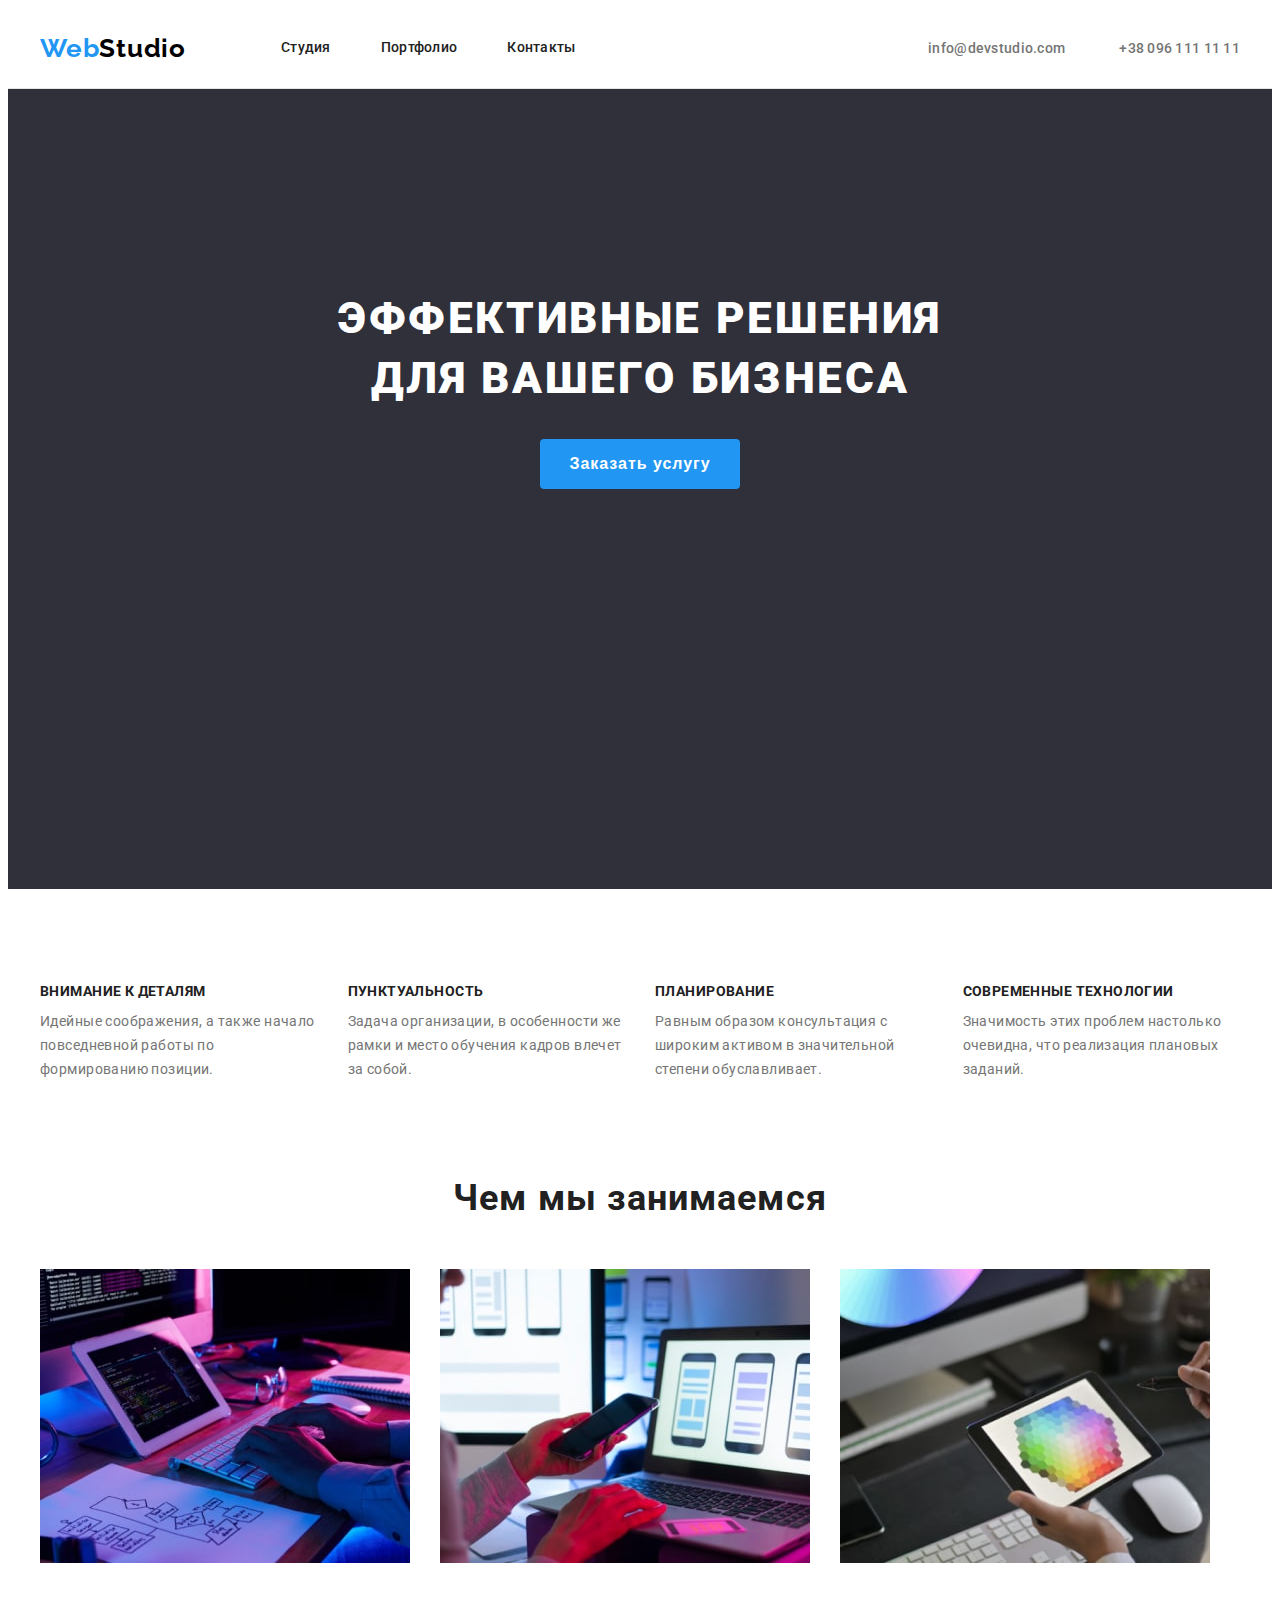
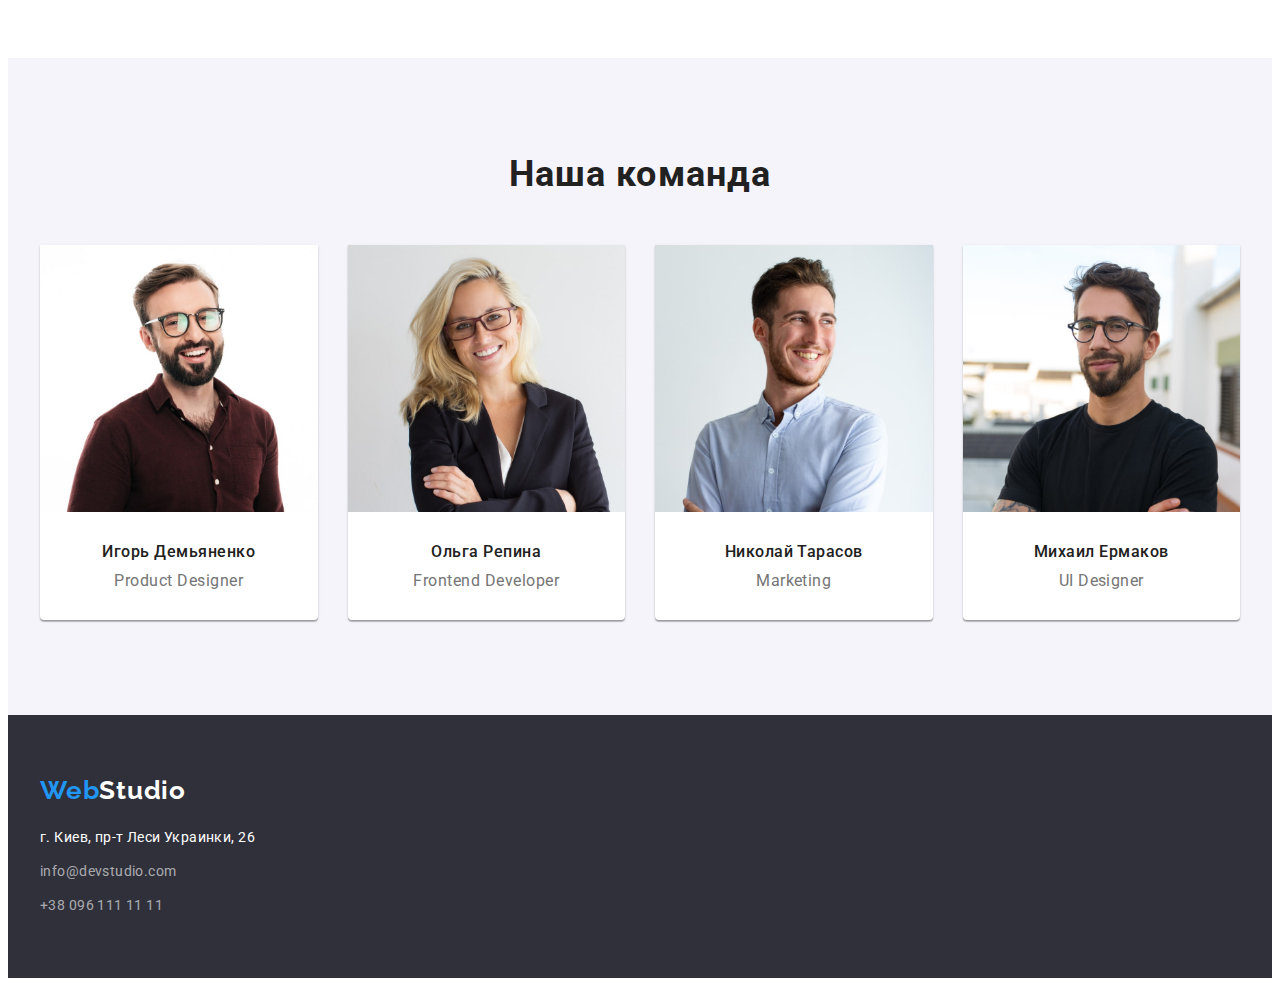
<file: index.html>
<!DOCTYPE html>
<html lang="ru">

<head>
    <meta charset="UTF-8">
    <meta http-equiv="X-UA-Compatible" content="IE=edge">
    <meta name="viewport" content="width=device-width, initial-scale=1.0">
    <title>Web Studio</title>
    <link rel="preconnect" href="https://fonts.googleapis.com">
    <link rel="preconnect" href="https://fonts.gstatic.com" crossorigin>
    <link
        href="https://fonts.googleapis.com/css2?family=Raleway:wght@700&family=Roboto:wght@400;500;700;900&display=swap"
        rel="stylesheet">
        <link rel="stylesheet" href="https://cdnjs.cloudflare.com/ajax/libs/modern-normalize/1.1.0/modern-normalize.min.css"
            integrity="sha512-wpPYUAdjBVSE4KJnH1VR1HeZfpl1ub8YT/NKx4PuQ5NmX2tKuGu6U/JRp5y+Y8XG2tV+wKQpNHVUX03MfMFn9Q=="
            crossorigin="anonymous" referrerpolicy="no-referrer" />
    <link rel="stylesheet" href="./css/styles.css">
</head>

<body>
    <!-----------------шапка сайта-------------->
    <header class="header">
        <div class="container">
        <nav class="header-navigation">
            <a lang="en" href="" class="site-logo link"> <span>Web</span>Studio</a>
            <ul class="header-list list">
                <li class="header-item">
                    <a class="header-link link" href="./index.html">Студия</a>
                </li>
                <li class="header-item">
                    <a class="header-link link" href="./portfolio.html">Портфолио</a>
                </li>
                <li class="header-item">
                    <a class="header-link link" href="">Контакты</a>
                </li>
            </ul>
        </nav>
        <div class="header-info">
            <a class="header-mail link" href="mailto:info@devstudio.com">info@devstudio.com</a>
            <a class="header-tel link" href="tel:+380961111111">+38 096 111 11 11</a>
        </div>
        </div>
    </header>
    <!----------------Oсновной контент---------->
    <main>
        <section class="hero">
            <div class="container hero-container">
            <h1 class="title">Эффективные решения <br> для вашего бизнеса</h1>
            <button class="center-button" type="button">Заказать услугу</button>
            </div>
        </section>
        <!-----------наши преимущества---------->
        <section class="our-advantages">
            <div class="container">
            <ul class="advantages-list list">
                <li class="advantages-item">
                    <h3 class="advantages-title">Внимание к деталям</h3>
                    <p class="description">
                        Идейные соображения, а также
                        начало повседневной работы по
                        формированию позиции.
                    </p>
                </li>
                <li class="advantages-item">
                    <h3 class="advantages-title">Пунктуальность</h3>
                    <p class="description">
                        Задача организации, в особенности
                        же рамки и место обучения кадров
                        влечет за собой.
                    </p>
                </li>
                <li class="advantages-item">
                    <h3 class="advantages-title">Планирование</h3>
                    <p class="description">
                        Равным образом консультация с
                        широким активом в значительной
                        степени обуславливает.
                    </p>
                </li>
                <li class="advantages-item">
                    <h3 class="advantages-title">Современные технологии</h3>
                    <p class="description">
                        Значимость этих проблем настолько
                        очевидна, что реализация плановых
                        заданий.
                    </p>
                </li>
            </ul>
            </div>
        </section>
        <!-----------наши навыки---------->
        <section class="our-skills">
            <div class="container">
            <h2 class="skills-title">Чем мы занимаемся</h2>
            <ul class="skills-list list">
                <li class="skills-item"><img src="./images/about/about-img-1.jpg" alt="Пишем код" width="370" height="294">
                </li>
                <li class="skills-item"><img src="./images/about/about-img-2.jpg" alt="Делаем для телефона" width="370" height="294">
                </li>
                <li class="skills-item"><img src="./images/about/about-img-3.jpg" alt="Колористика" width="370" height="294">
                </li>
            </ul>
            </div>
        </section>
        <!-----------наша команда---------->
        <section class="our-team">
            <div class="container">
            <h2 class="team-title">Наша команда</h2>
            <ul class="team-list list">
                <li class="item">
                    <img src="./images/team/p-designer-img-1.jpg" alt="Фото сотрудника" width="270" height="260">
                    <h3 class="name">Игорь Демьяненко</h3>
                    <p lang="en" class="tech-skill">Product Designer</p>
                </li>
                <li class="item">
                    <img src="./images/team/front-img-2.jpg" alt="Фото сотрудника" width="270" height="260">
                    <h3 class="name">Ольга Репина</h3>
                    <p lang="en" class="tech-skill">Frontend Developer</p>
                </li>
                <li class="item">
                    <img src="./images/team/m.marketing-img-3.jpg" alt="Фото сотрудника" width="270" height="260">
                    <h3 class="name">Николай Тарасов</h3>
                    <p lang="en" class="tech-skill">Marketing</p>
                </li>
                <li class="item">
                    <img src="./images/team/ui-designer-img-4.jpg" alt="Фото сотрудника" width="270" height="260">
                    <h3 class="name">Михаил Ермаков</h3>
                    <p lang="en" class="tech-skill">UI Designer</p>
                </li>
            </ul>
            </div>
        </section>
    </main>
    <!-----------------подвал сайта------------------>
    <footer class="footer">
        <div class="container">
        <a lang="en" href="" class="footer-site-logo link"> <span>Web</span>Studio</a>
        <address>
            <ul class="address-list list">
                <li><a class="addres-city link" href="https://goo.gl/maps/S4capbAonis65CzF8" target="blank"
                        rel="noopener noreferrer">г. Киев,
                        пр-т Леси Украинки, 26</a></li>
                <li class="mail"><a class="address-link link" href="mailto:info@devstudio.com">info@devstudio.com</a></li>
                <li><a class="address-link link" href="tel:+380961111111">+38 096 111 11 11</a></li>
            </ul>
        </address>
        </div>
    </footer>

</body>

</html>
</file>
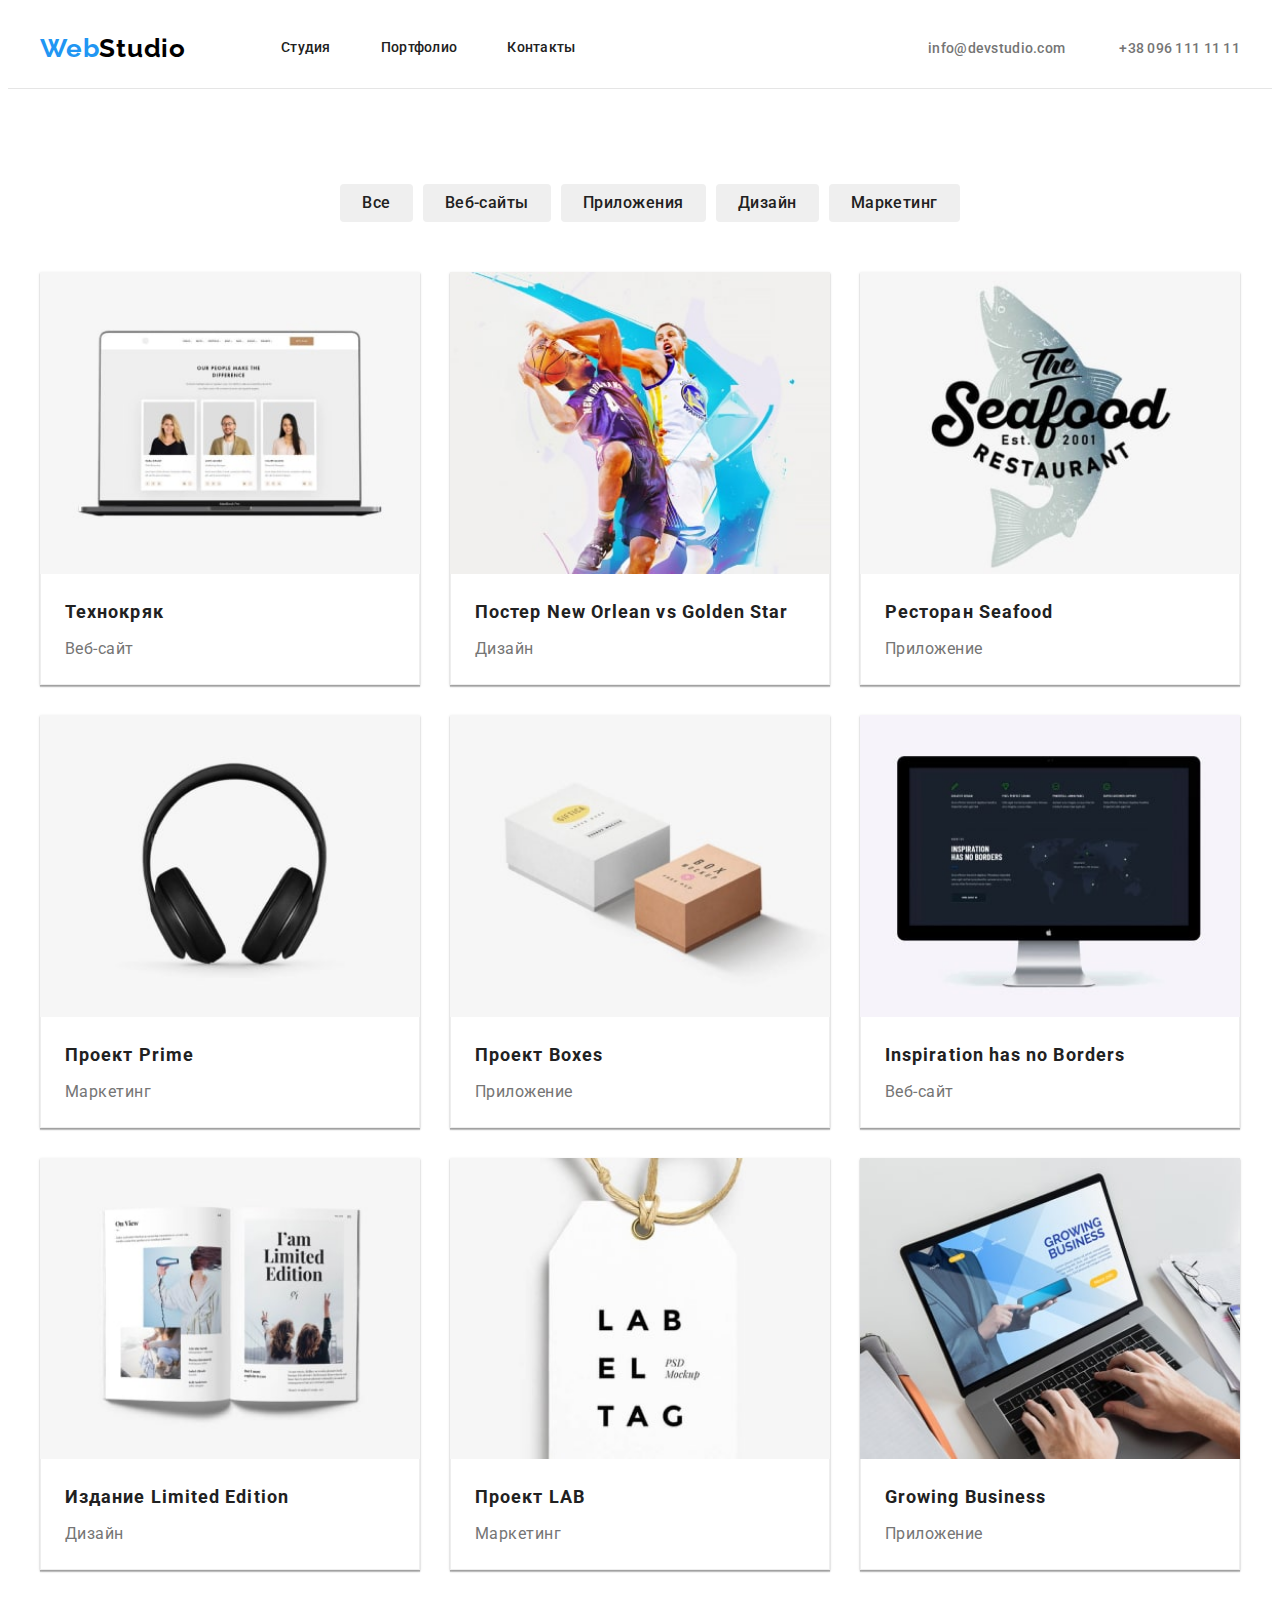
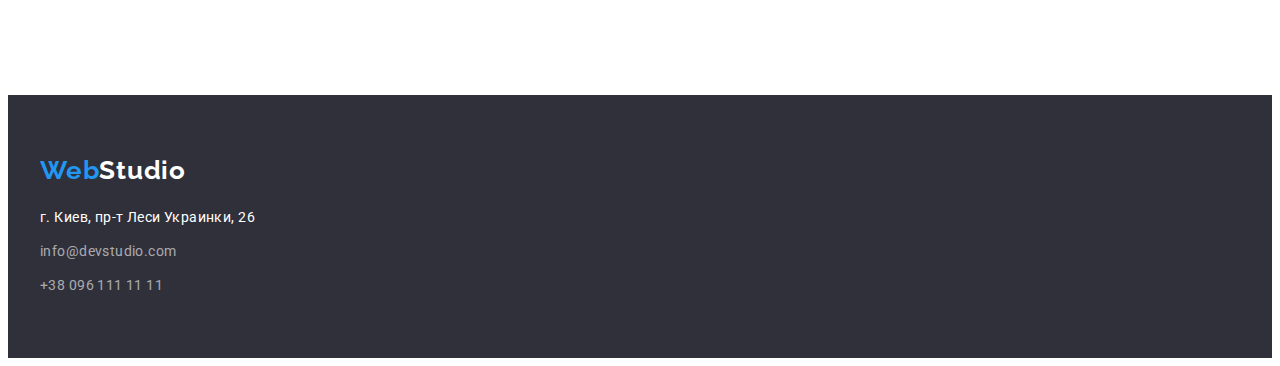
<file: portfolio.html>
<!DOCTYPE html>
<html lang="ru">

<head>
    <meta charset="UTF-8">
    <meta http-equiv="X-UA-Compatible" content="IE=edge">
    <meta name="viewport" content="width=device-width, initial-scale=1.0">
    <title>Web Studio/Porfolio</title>
    <link rel="preconnect" href="https://fonts.googleapis.com">
    <link rel="preconnect" href="https://fonts.gstatic.com" crossorigin>
    <link
        href="https://fonts.googleapis.com/css2?family=Raleway:wght@700&family=Roboto:wght@400;500;700;900&display=swap"
        rel="stylesheet">
        <link rel="stylesheet" href="https://cdnjs.cloudflare.com/ajax/libs/modern-normalize/1.1.0/modern-normalize.min.css"
            integrity="sha512-wpPYUAdjBVSE4KJnH1VR1HeZfpl1ub8YT/NKx4PuQ5NmX2tKuGu6U/JRp5y+Y8XG2tV+wKQpNHVUX03MfMFn9Q=="
            crossorigin="anonymous" referrerpolicy="no-referrer" />
    <link rel="stylesheet" href="./css/styles.css">
</head>

<body>
    <!----------------------шапка сайта-------------->
    <header class="header">
        <div class="container">
        <nav class="header-navigation">
            <a lang="en" href="" class="site-logo link"> <span>Web</span>Studio</a>
            <ul class="header-list list">
                <li class="header-item">
                    <a class="header-link link" href="./index.html">Студия</a>
                </li>
                <li class="header-item">
                    <a class="header-link link" href="./portfolio.html">Портфолио</a>
                </li>
                <li class="header-item">
                    <a class="header-link link" href="">Контакты</a>
                </li>
            </ul>
        </nav>
        <div class="header-info">
            <a class="header-mail link" href="mailto:info@devstudio.com">info@devstudio.com</a>
            <a class="header-tel link" href="tel:+380961111111">+38 096 111 11 11</a>
        </div>
        </div>
    </header>
    <!--Oсновной контент-->
    <main>
        <!---------------------фильтры-------------->
        <section class="portfolio">
            <div class="container filter-list">
                <ul class="portfolio-list list">
                    <li class="filter-item"><button class="filter-button" type="button">Все</button></li>
                    <li class="filter-item"><button class="filter-button" type="button">Веб-сайты</button></li>
                    <li class="filter-item"><button class="filter-button" type="button">Приложения</button></li>
                    <li class="filter-item"><button class="filter-button" type="button">Дизайн</button></li>
                    <li class="filter-item"><button class="filter-button" type="button">Маркетинг</button></li>
                </ul>
            </div>
            <!---------------портфолио------------->
            <div class="container">
                <ul class="portfolio-list list">
                    <li class="portfolio-item">
                        <a class="portfolio-link link" href="">
                            <img src="./images/projects/notebook.jpg" alt="ноутбук" width="370" height="294">
                            <div class="exemple-description">
                            <h3 class="title-name">Технокряк</h3>
                            <p class="filter">Веб-сайт</p>
                            </div>
                        </a>
                    </li>
                    <li class="portfolio-item">
                        <a class="portfolio-link link" href="">
                            <img src="./images/projects/basket.jpg" alt="баскетбол" width="370" height="294">
                            <div class="exemple-description">
                            <h3 class="title-name">Постер New Orlean vs Golden Star</h3>
                            <p class="filter">Дизайн</p>
                            </div>
                        </a>
                    </li>
                    <li class="portfolio-item">
                        <a class="portfolio-link link" href="">
                            <img src="./images/projects/logoapp.jpg" alt="лого ресторана" width="370" height="294">
                            <div class="exemple-description">
                            <h3 class="title-name">Ресторан Seafood</h3>
                            <p class="filter">Приложение</p>
                            </div>
                        </a>
                    </li>
                    <li class="portfolio-item">
                        <a class="portfolio-link link" href="">
                            <img src="./images/projects/headphones.jpg" alt="наушники" width="370" height="294">
                            <div class="exemple-description">
                            <h3 class="title-name">Проект Prime</h3>
                            <p class="filter">Маркетинг</p>
                            </div>
                        </a>
                    </li>
                    <li class="portfolio-item">
                        <a class="portfolio-link link" href="">
                            <img src="./images/projects/boxes.jpg" alt="короба" width="370" height="294">
                            <div class="exemple-description">
                            <h3 class="title-name">Проект Boxes</h3>
                            <p class="filter">Приложение</p>
                            </div>
                        </a>
                    </li>
                    <li class="portfolio-item">
                        <a class="portfolio-link link" href="">
                            <img src="./images/projects/desk.jpg" alt="монитор" width="370" height="294">
                            <div class="exemple-description">
                            <h3 class="title-name">Inspiration has no Borders</h3>
                            <p class="filter">Веб-сайт</p>
                            </div>
                        </a>
                    </li>
                    <li class="portfolio-item">
                        <a class="portfolio-link link" href="">
                            <img src="./images/projects/book.jpg" alt="журнал" width="370" height="294">
                            <div class="exemple-description">
                            <h3 class="title-name">Издание Limited Edition</h3>
                            <p class="filter">Дизайн</p>
                            </div>
                        </a>
                    </li>
                    <li class="portfolio-item">
                        <a class="portfolio-link link" href="">
                            <img src="./images/projects/label.jpg" alt="этикетка" width="370" height="294">
                            <div class="exemple-description">
                            <h3 class="title-name">Проект LAB</h3>
                            <p class="filter">Маркетинг</p>
                            </div>
                        </a>
                    </li>
                    <li class="portfolio-item">
                        <a class="portfolio-link link" href="">
                            <img src="./images/projects/laptop.jpg" alt="нэтбук" width="370" height="294">
                            <div class="exemple-description">
                            <h3 class="title-name">Growing Business</h3>
                            <p class="filter">Приложение</p>
                            </div>
                        </a>
                    </li>

                </ul>
            </div>
        </section>
    </main>
    <!-----------------подвал сайта---------------->
    <footer class="footer">
        <div class="container">
        <a lang="en" href="" class="footer-site-logo link"> <span>Web</span>Studio</a>
        <address>
            <ul class="address-list list">
                <li><a class="addres-city link" href="https://goo.gl/maps/S4capbAonis65CzF8" target="blank"
                        rel="noopener noreferrer">г. Киев,
                        пр-т Леси Украинки, 26</a></li>
                <li class="mail"><a class="address-link link" href="mailto:info@devstudio.com">info@devstudio.com</a></li>
                <li><a class="address-link link" href="tel:+380961111111">+38 096 111 11 11</a></li>
            </ul>
        </address>
        </div>
    </footer>
    
</body>

</html>
</file>
<file: css/styles.css>
:root {
  --main-title-color: #ffffff;
  --secondary-title-color: #212121;
  --main-text-color: #757575;
  --secondary-text-color: #ffffff99;
  --accent-color: #2196f3;
  --card-shadow: 0px 2px 1px -1px rgba(0, 0, 0, 0.2),
    0px 1px 1px 0px rgba(0, 0, 0, 0.14), 0px 1px 3px 0px rgba(0, 0, 0, 0.12);
}

body {
  font-family: "Roboto", sans-serif;
}

p,
h1,
h2,
h3,
h4,
h5,
h6 {
  margin-top: 0;
  margin-bottom: 0;
}

ul {
  margin: 0;
  padding: 0;
}

img {
  display: block;
  width: 100%;
  height: auto;
}

button {
  cursor: pointer;
}

.site-logo {
  font-family: Raleway, sans-serif;
  font-weight: bold;
  font-size: 26px;
  line-height: 1.19;
  letter-spacing: 0.03em;
  color: #000000;
}
span {
  color: var(--accent-color);
}

.list {
  list-style: none;
}

.link {
  text-decoration: none;
}

/*-----------------шапка сайта--------------*/

.container {
  display: block;
  width: 1200px;
  margin: 0 auto;
  padding-left: 15px;
  padding-right: 15px;
}

.header {
  background-color: var(--main-title-color);
  border-bottom: 1px solid #e5e5e5;
}

.header .container {
  display: flex;
  align-items: center;
}

.site-logo {
  display: flex;
  margin-right: 95px;
}

.header-navigation {
  display: flex;
  align-items: center;
}

.header-list {
  display: flex;
  margin: 0;
  padding: 0;
}

.header-item:not(:last-child) {
  margin-right: 50px;
}

.header-link {
  display: block;
  font-weight: 500;
  font-size: 14px;
  line-height: 1.14;
  letter-spacing: 0.02em;
  color: var(--secondary-title-color);
  padding-top: 32px;
  padding-bottom: 32px;
}

.header-link:hover,
.header-link:focus {
  color: var(--accent-color);
}

.header-info {
  margin-left: auto;
}

.header-mail {
  margin-right: 50px;
}

.header-mail,
.header-tel {
  font-weight: 500;
  font-size: 14px;
  line-height: 1.14;
  letter-spacing: 0.02em;
  color: var(--main-text-color);
  padding-top: 32px;
  padding-bottom: 32px;
}

.header-mail:hover,
.header-mail:focus,
.header-tel:hover,
.header-tel:focus {
  color: var(--accent-color);
}

/*------------Oсновной контент----------*/

.hero {
  height: 600px;
  padding-top: 200px;
  background-color: #2f303a;
}

.hero-container {
  display: block;
}

.title {
  display: block;
  font-weight: 900;
  font-size: 44px;
  line-height: 1.36;
  text-align: center;
  letter-spacing: 0.06em;
  text-transform: uppercase;
  color: var(--main-title-color);
  margin-bottom: 30px;
}

.center-button {
  width: 200px;
  height: 50px;
  border-radius: 4px;
  font-weight: bold;
  font-size: 16px;
  line-height: 1.88;
  display: block;
  letter-spacing: 0.06em;
  color: var(--main-title-color);
  background-color: var(--accent-color);
  margin: 0 auto;
  border: none;
}

/*---------------наши преимущества-----------------*/

.our-advantages {
  background-color: var(--main-title-color);
  padding-top: 95px;
  padding-bottom: 95px;
}

.advantages-list {
  display: flex;
  justify-content: center;
  margin-right: -30px;
  padding: 0;
}

.advantages-list > .advantages-item {
  flex-basis: calc(100% / 4 - 30px);
  margin-right: 30px;
}

.advantages-title {
  font-weight: bold;
  font-size: 14px;
  line-height: 1.14;
  letter-spacing: 0.03em;
  text-transform: uppercase;
  color: var(--secondary-title-color);
  margin-bottom: 10px;
}

.description {
  font-weight: normal;
  font-size: 14px;
  line-height: 1.71;
  letter-spacing: 0.03em;
  color: var(--main-text-color);
}

/*---------------наши навыки-----------------*/

.our-skills {
  background-color: var(--main-title-color);
  padding-bottom: 95px;
}

.skills-list {
  display: flex;
  padding: 0;
  /* justify-content: space-around; */
}

.skills-item:not(:last-child) {
  margin-right: 30px;
}

.skills-title {
  font-weight: bold;
  font-size: 36px;
  line-height: 1.17;
  text-align: center;
  letter-spacing: 0.03em;
  color: var(--secondary-title-color);
  margin-bottom: 50px;
}

/*-----------наша команда----------*/
.our-team {
  background: #f5f4fa;
  padding-top: 95px;
  padding-bottom: 95px;
  margin: 0 auto;
}

.team-list {
  display: flex;
  margin-right: -30px;
  padding: 0;
}

.team-list > .item {
  background-color: #fff;
  flex-basis: calc(100% / 4 - 30px);
  margin-right: 30px;
  box-shadow: 0px 2px 1px rgb(0 0 0 / 20%), 0px 1px 1px rgb(0 0 0 / 14%),
    0px 1px 3px rgb(0 0 0 / 12%);
  border-radius: 0px 0px 4px 4px;
}

.team-title {
  display: block;
  font-weight: bold;
  font-size: 36px;
  line-height: 1.17;
  text-align: center;
  letter-spacing: 0.03em;
  color: var(--secondary-title-color);
  margin-bottom: 50px;
}

.name {
  font-weight: 500;
  font-size: 16px;
  line-height: 1.19;
  text-align: center;
  letter-spacing: 0.03em;
  color: var(--secondary-title-color);
  margin-top: 30px;
  margin-bottom: 10px;
}

.tech-skill {
  font-weight: normal;
  font-size: 16px;
  line-height: 1.19;
  text-align: center;
  letter-spacing: 0.03em;
  color: var(--main-text-color);
  margin-bottom: 30px;
}

/*-----------------подвал сайта------------------*/

.footer {
  background-color: #2f303a;
  padding-top: 60px;
  padding-bottom: 60px;
}

.footer-site-logo {
  font-family: Raleway, sans-serif;
  font-weight: bold;
  font-size: 26px;
  line-height: 1.19;
  letter-spacing: 0.03em;
  color: var(--main-title-color);
}

.address-list {
  padding: 20px 0 0 0;
}

.mail {
  padding-top: 10px;
  padding-bottom: 10px;
}

.addres-city {
  font-style: normal;
  font-weight: normal;
  font-size: 14px;
  line-height: 1.71;
  letter-spacing: 0.03em;
  color: var(--main-title-color);
}

.addres-city:hover,
.addres-city:focus {
  color: var(--accent-color);
}

.address-link {
  font-style: normal;
  font-weight: normal;
  font-size: 14px;
  line-height: 1.71;
  letter-spacing: 0.03em;
  color: rgba(255, 255, 255, 0.6);
}

.address-link:hover,
.address-link:focus {
  color: var(--accent-color);
}

/*--------------портфолио-----------------*/

.portfolio {
  margin: 0 auto;
  padding-top: 95px;
  padding-bottom: 95px;
  background-color: var(--main-title-color);
}

.filter-list {
  display: flex;
  justify-content: center;
  margin-bottom: 50px;
}

.filter-item {
  display: inline-block;
  margin-right: 10px;
}

.filter-button {
  font-family: Roboto;
  font-style: normal;
  font-weight: 500;
  font-size: 16px;
  line-height: 1.62;
  text-align: center;
  letter-spacing: 0.03em;
  color: var(--secondary-title-color);
  border: 0;
  border-radius: 4px;
  padding-top: 6px;
  padding-bottom: 6px;
  padding-right: 22px;
  padding-left: 22px;
}

.filter-button:hover,
.filter-button:focus {
  color: var(--main-title-color);
  background-color: var(--accent-color);
}

.exemple-description {
  border: 1px solid #eee;
  border-top: 0;
  padding: 20px 24px;
}

.title-name {
  font-weight: bold;
  font-size: 18px;
  line-height: 2;
  letter-spacing: 0.06em;
  color: var(--secondary-title-color);
  margin-bottom: 4px;
}

.filter {
  font-weight: normal;
  font-size: 16px;
  line-height: 1.87;
  letter-spacing: 0.03em;
  color: var(--main-text-color);
}

.page-portfolio {
  margin: 0 auto;
}

.portfolio-list {
  display: flex;
  flex-wrap: wrap;
  margin-right: -30px;
}

.portfolio-list > .portfolio-item {
  flex-basis: calc(100% / 3 - 30px);
  margin-right: 30px;
  margin-bottom: 30px;
  box-shadow: 0px 2px 1px rgb(0 0 0 / 20%), 0px 1px 1px rgb(0 0 0 / 14%),
    0px 1px 3px rgb(0 0 0 / 12%);
}
</file>
